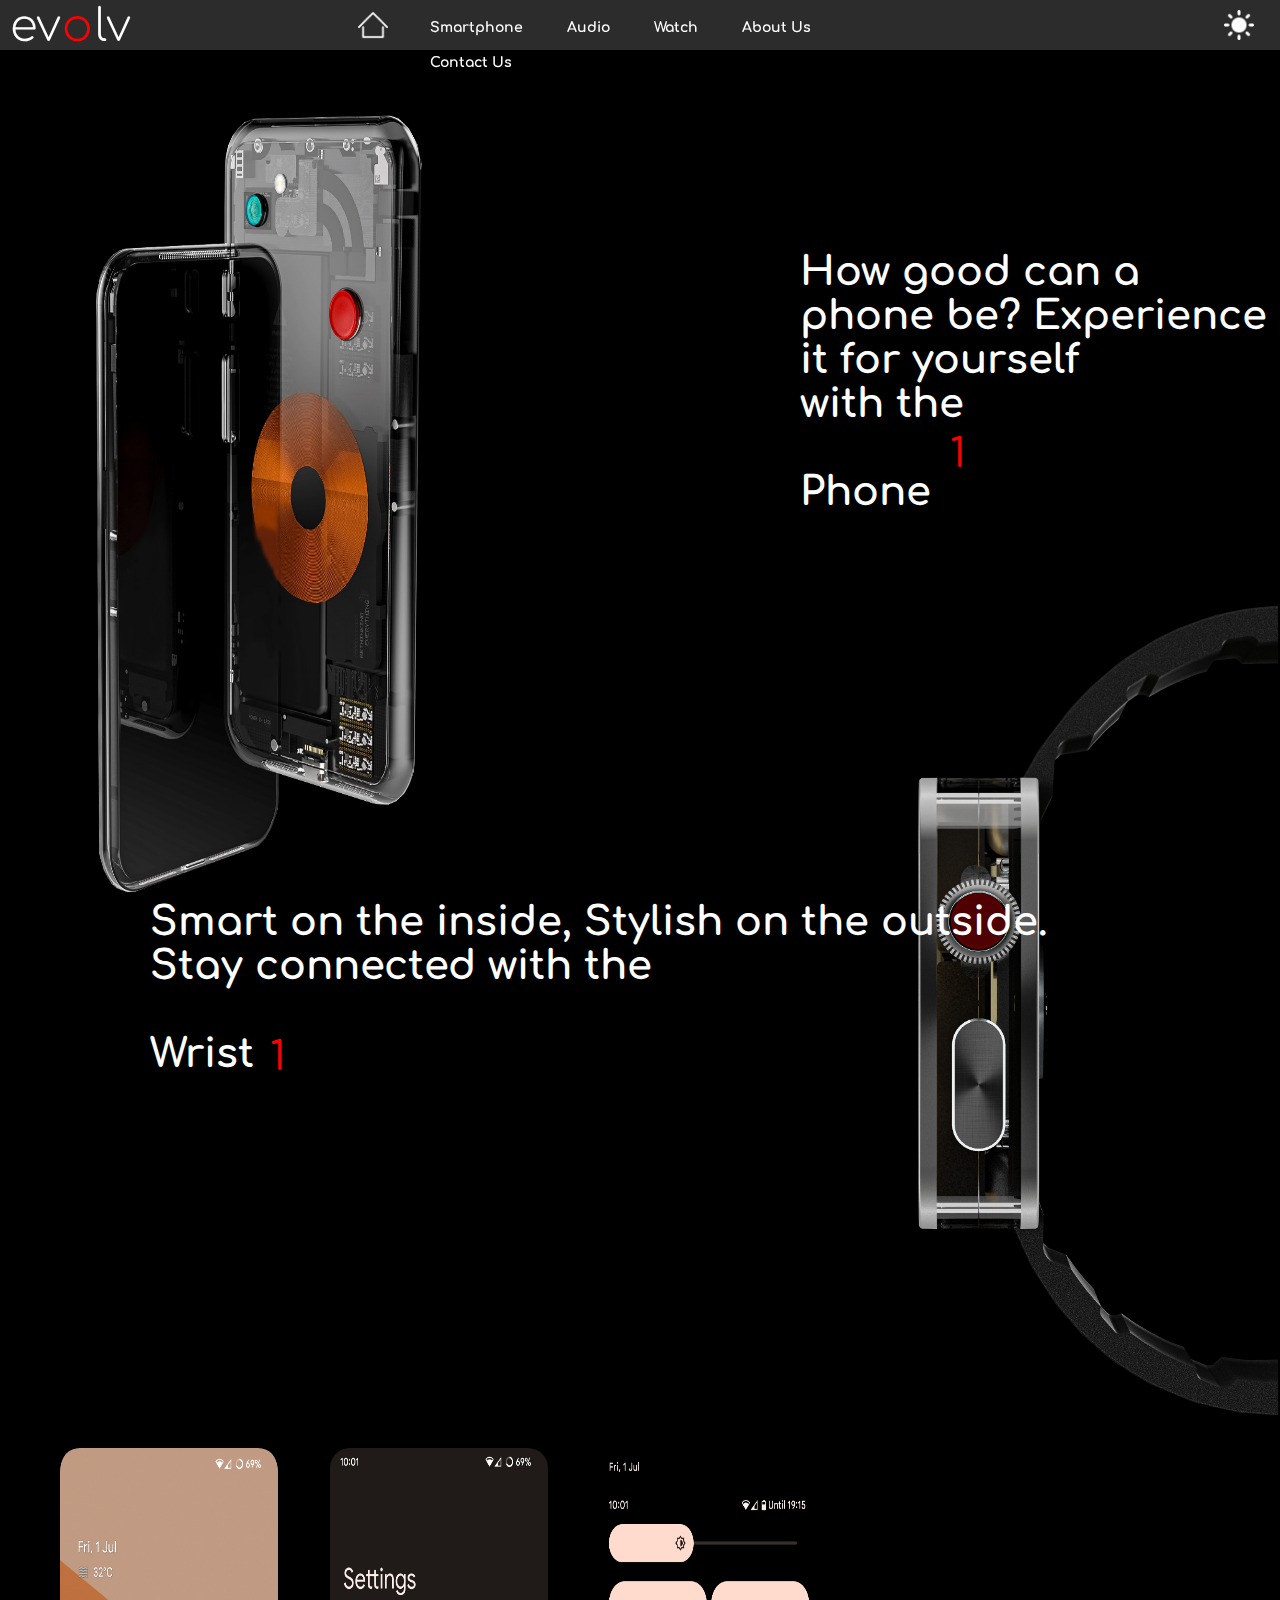
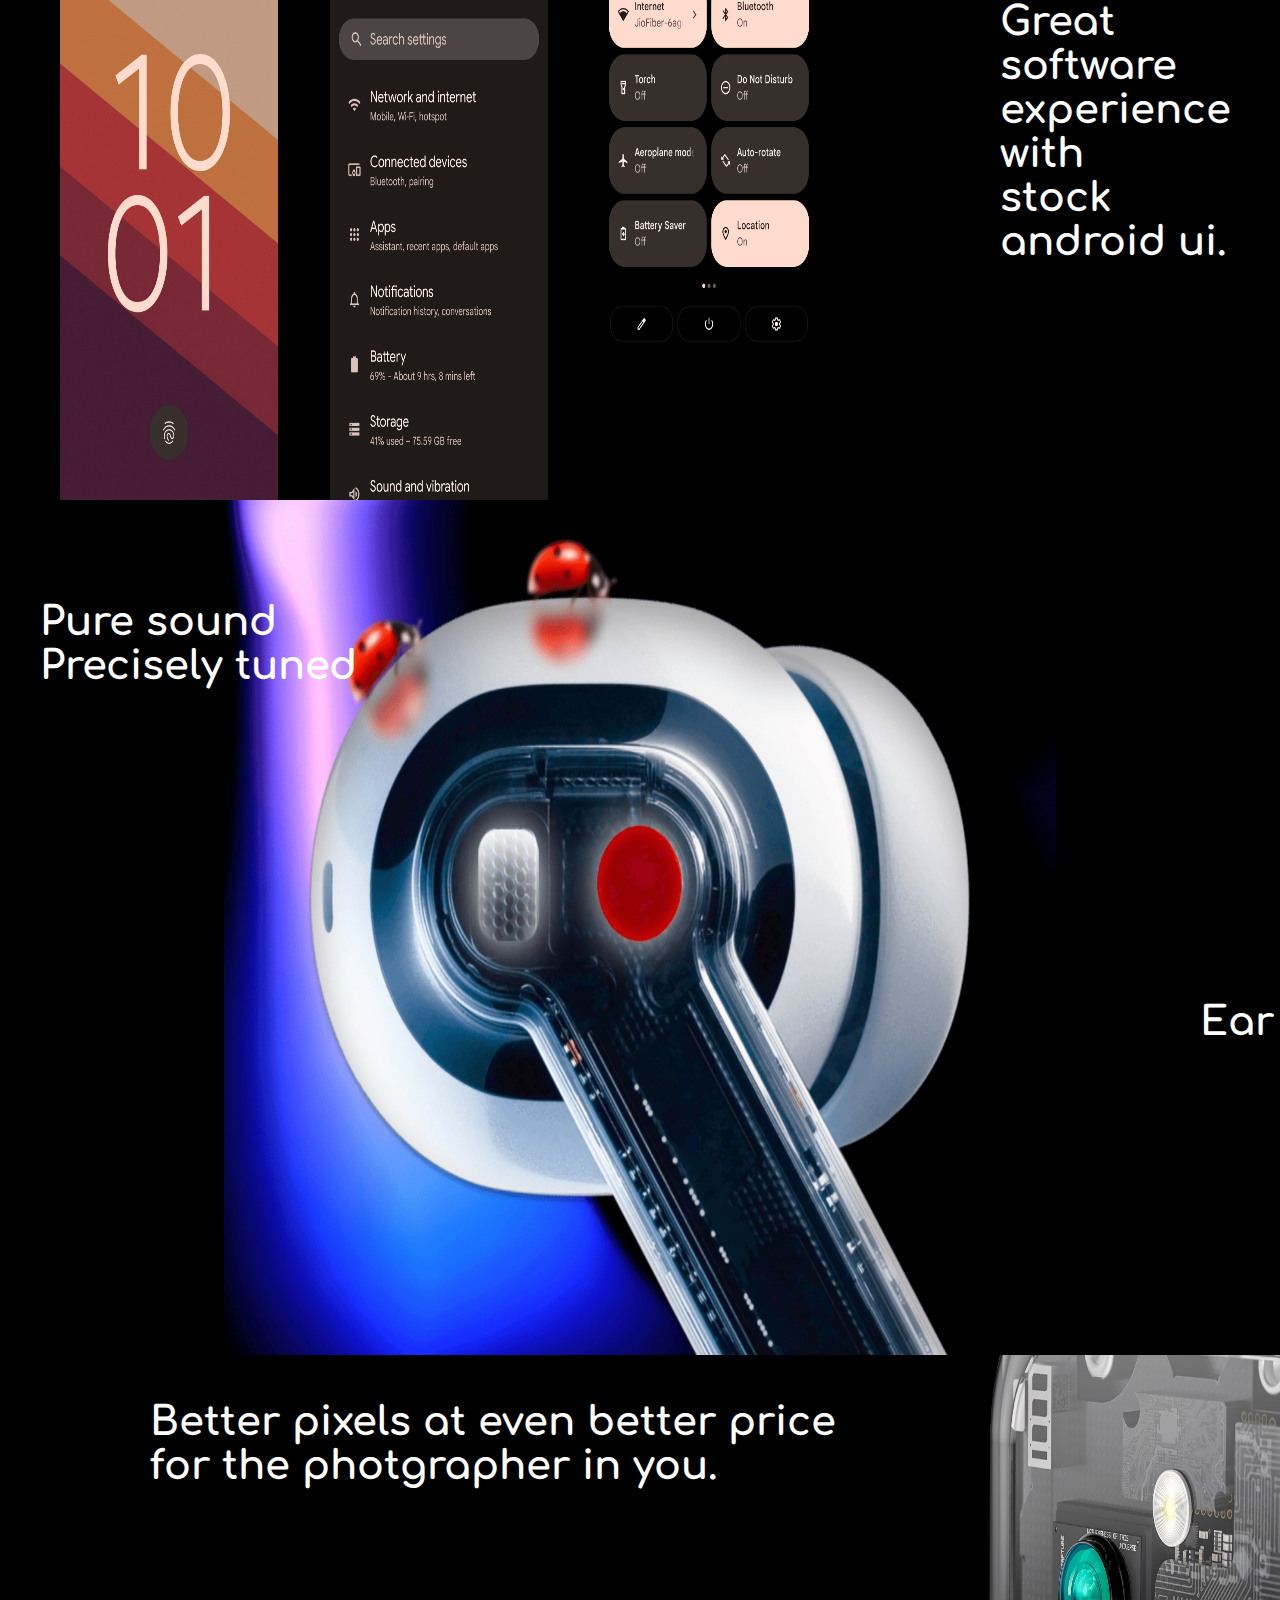
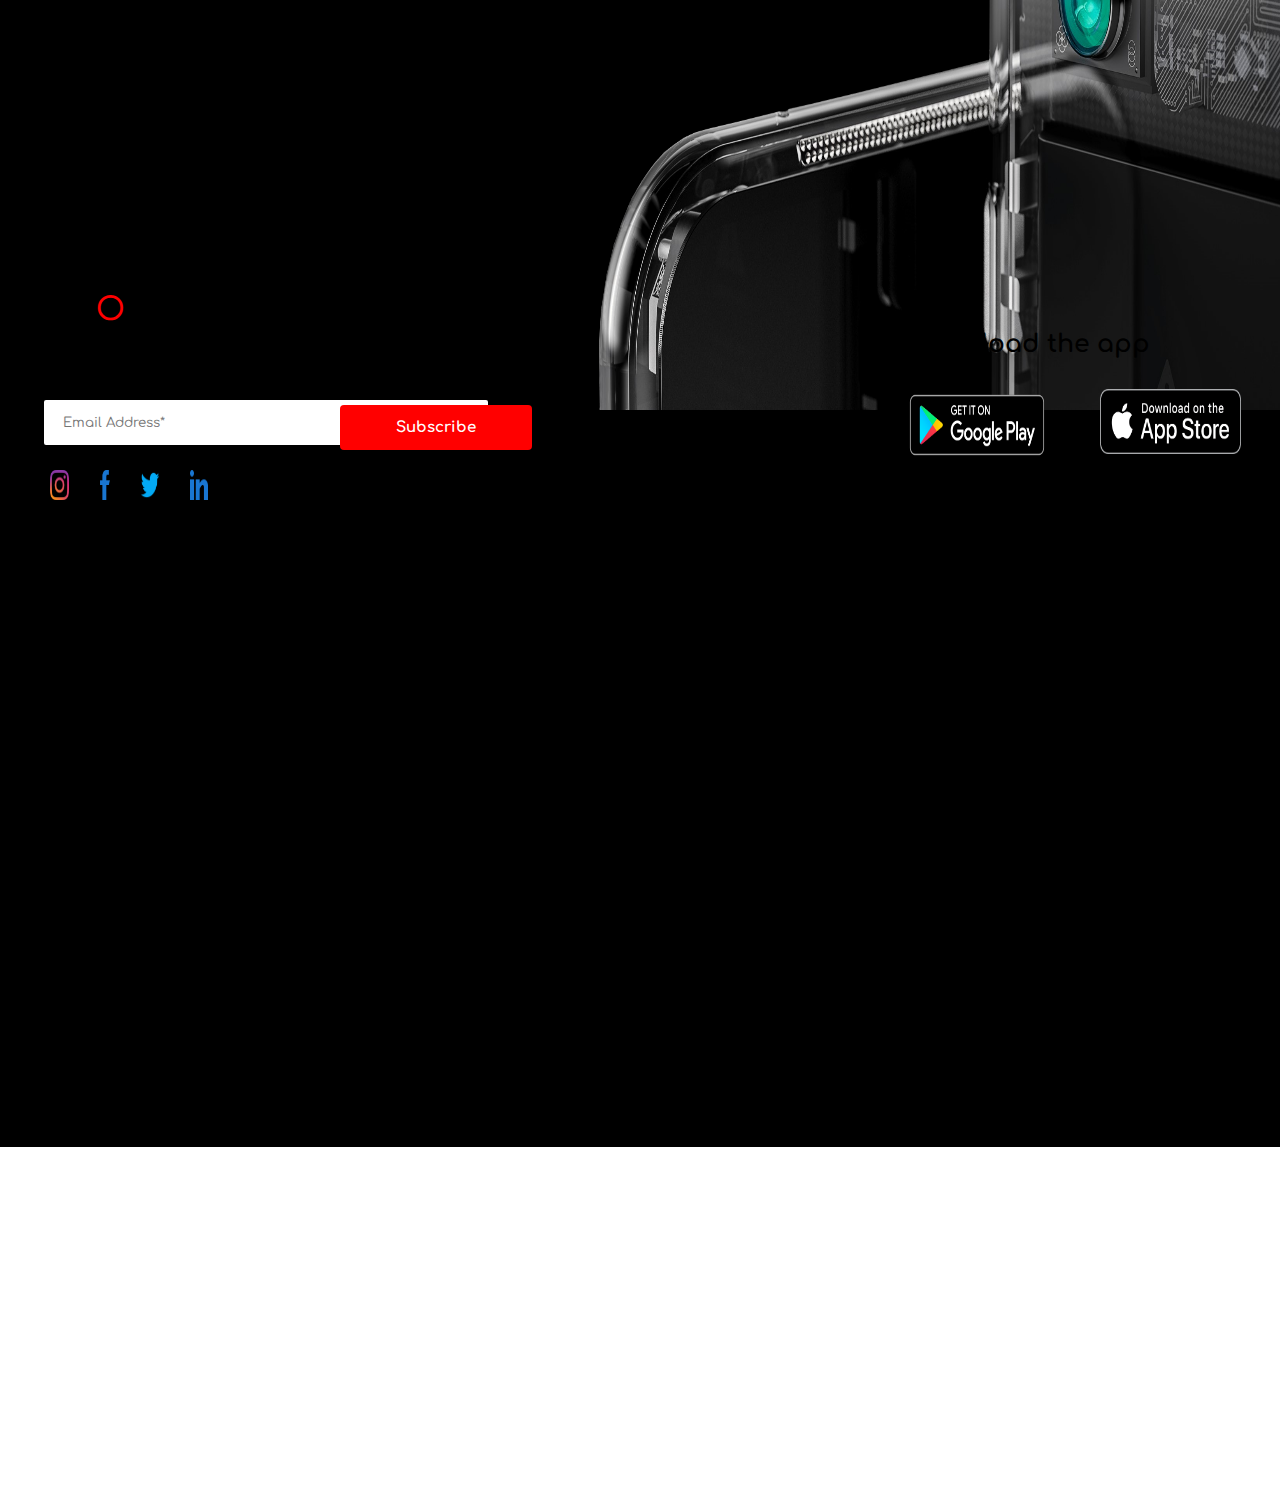
<file: index.html>
<html>
    <head>
        <title>evolv</title>
        <link rel="stylesheet" href="home(css).css">
        <link href="https://fonts.googleapis.com/css2?family=Comfortaa:wght@300&display=swap" rel="stylesheet">
    </head>
    <body>
        <header>
            <a href="index.html"><img src="images/home.png" id="home"></a>
            <img src="images/sun.png" id="icon">
            <div class="logo">
                <h1>ev</h1>
                <h2>o</h2>
                <h3>lv</h3>
           </div>
           <nav>
            <ul>
                <li><a href="Rishik/Products.html" target="_blank">Smartphone</a></li>
                <li><a href="Rishik/Products.html" target="_blank">Audio</a></li>
                <li><a href="Rishik/Products.html" target="_blank">Watch</a></li>
                <li><a href="About-Us/About-Us.html">About Us</a></li>
                <li><a href="">Contact Us</a></li>
            </ul>
        </nav>
        </header>
        <div class="hero"></div>
        <div class="phone">
            <img src="images/phone1.png" class="phone1">
            <img src="images/ui1.png" class="ui1">
            <img src="images/ui2.png" class="ui2">
            <img src="images/ui3.png" class="ui3">
            <img src="images/phone4.png" class="phone4">
            <img src="images/wrist.png" class="wrist">
            <img src="images/buds.jpg" class="buds">
            <div class="info">
                <h1>Great software experience with<br>stock android ui.</h1>
            </div>
           
            <div class="text">
                <h3>How good can a phone be? Experience it for yourself<br>with the<br><br>Phone</h3>
                <p1>1</p1>
                <h4>Smart on the inside, Stylish on the outside.<br>Stay connected with the<br><br>Wrist</h4>
                <p2>1</p2>
                <h5>Pure sound<br>Precisely tuned</h5>
                <h6>Ear</h6>
                <h2>1</h2>
                <h1>Better pixels at even better price<br>for the photgrapher in you.</h1>
            </div>
            <div class="hero2"> </div>
            <div class="email">
                <h2>Subscribe To Email Alerts</h2>
                <input type="text" placeholder=" Email Address*" class="id">
                <button class="subscribe">Subscribe</button>
                <h3>Download the app</h3>
            <div class="logo2">
                <h5>ev</h5>
                <h6>o</h6>
                <h7>lv</h7>
                <a href="https://play.google.com/store/games?utm_source=apac_med&utm_medium=hasem&utm_content=Oct0121&utm_campaign=Evergreen&pcampaignid=MKT-EDR-apac-in-1003227-med-hasem-py-Evergreen-Oct0121-Text_Search_BKWS-BKWS%7CONSEM_kwid_43700065205026415_creativeid_535350509930_device_c&gclid=CjwKCAjwwo-WBhAMEiwAV4dybbW6K2uLOHPx4KV-jLCmibMfhC6Ifr5wHsPuvCO1z4B461suNpnt6RoCvr4QAvD_BwE&gclsrc=aw.ds " target="_blank"><img src="images/playstore.png" class="playstore"></a>
                <a href="https://www.apple.com/in/app-store/" target="_blank"><img src="images/appstore.png" class="appstore"></a>
                <a href="https://www.instagram.com/?hl=en" target="_blank"><img src="images/instagram.png" class="insta"></a>
                <a href="https://www.facebook.com/" target="_blank"><img src="images/facebook.png" class="fb"></a>
                <a href="https://twitter.com/i/flow/login" target="_blank"><img src="images/twitter.png" class="twitter"></a>
                <a href="https://in.linkedin.com/" target="_blank"><img src="images/linkedin.png" class="linkedin"></a>
            </div>

        
    
    <script>
        var icon = document.getElementById("icon");

        icon.onclick = function(){
            document.body.classList.toggle("light-theme")
            if(document.body.classList.contains("light-theme")){
                icon.src = "images/moon.png";
            }else{
                icon.src = "images/sun.png";
            }
        }
    </script>
    
    
    </body>
    </html>
</file>
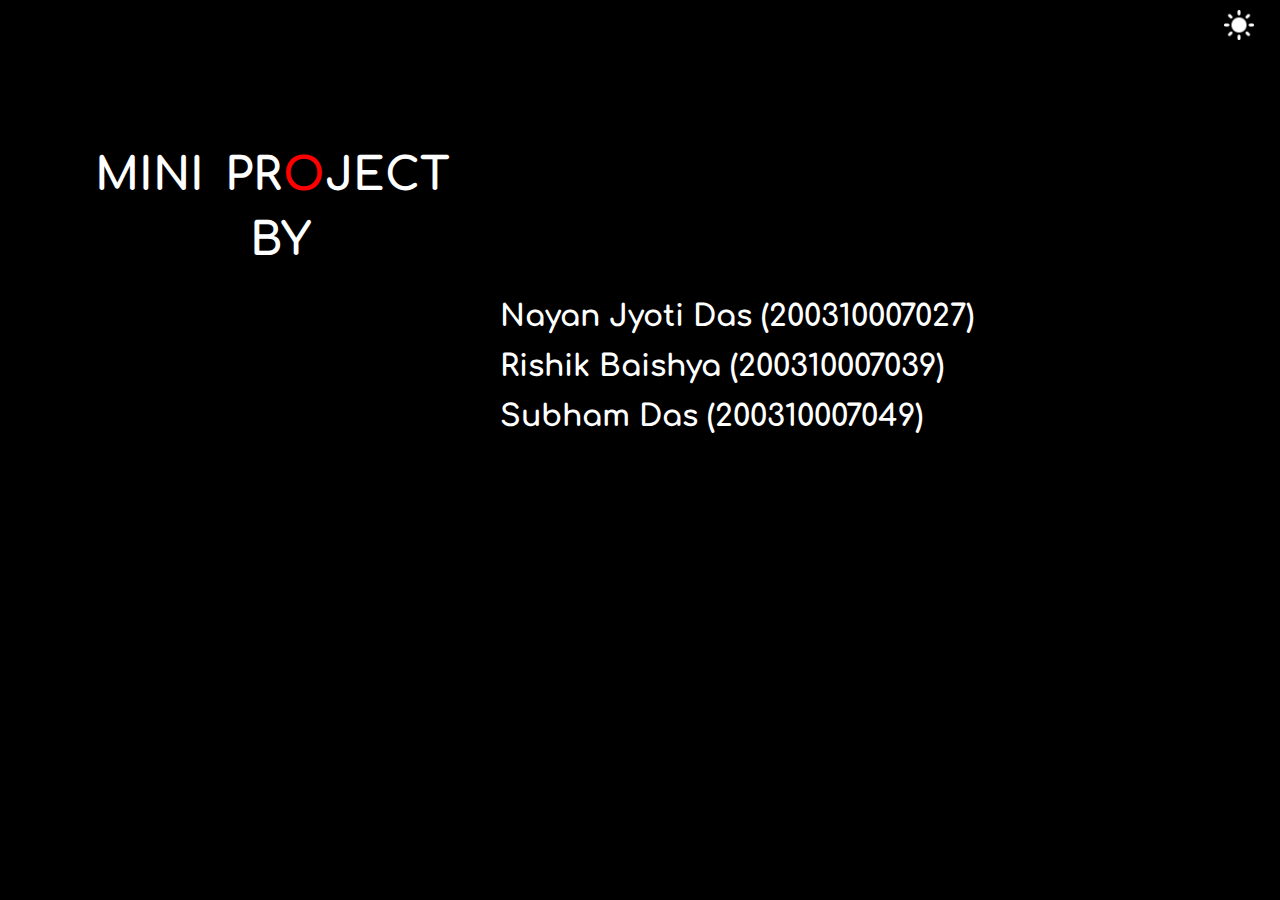
<file: About-Us/About-Us.html>
<html>
    <head>
        <title>About Us</title>
        <link rel="stylesheet" href="About Us(css).css">
        <link href="https://fonts.googleapis.com/css2?family=Comfortaa:wght@300&display=swap" rel="stylesheet">
    </head>
    <body>
            <header>
                <img src="images/sun.png" id="icon">
            </header>
           
               <div class="hero"></div>

               <div class="Project">
               <h1>MINI</h1>
               <h2>PR</h2>
               <h3>O</h3>
               <h4>JECT</h4>
               <h5>BY</h5>
               <h6>Nayan Jyoti Das (200310007027)</h6>
               <h7>Rishik Baishya (200310007039)</h7>
               <h8>Subham Das (200310007049)</h8>
            </div>

            



               <script>
                var icon = document.getElementById("icon");
        
                icon.onclick = function(){
                    document.body.classList.toggle("light-theme")
                    if(document.body.classList.contains("light-theme")){
                        icon.src = "images/moon.png";
                    }else{
                        icon.src = "images/sun.png";
                    }
                }
            </script>


    </body>
</html>
</file>
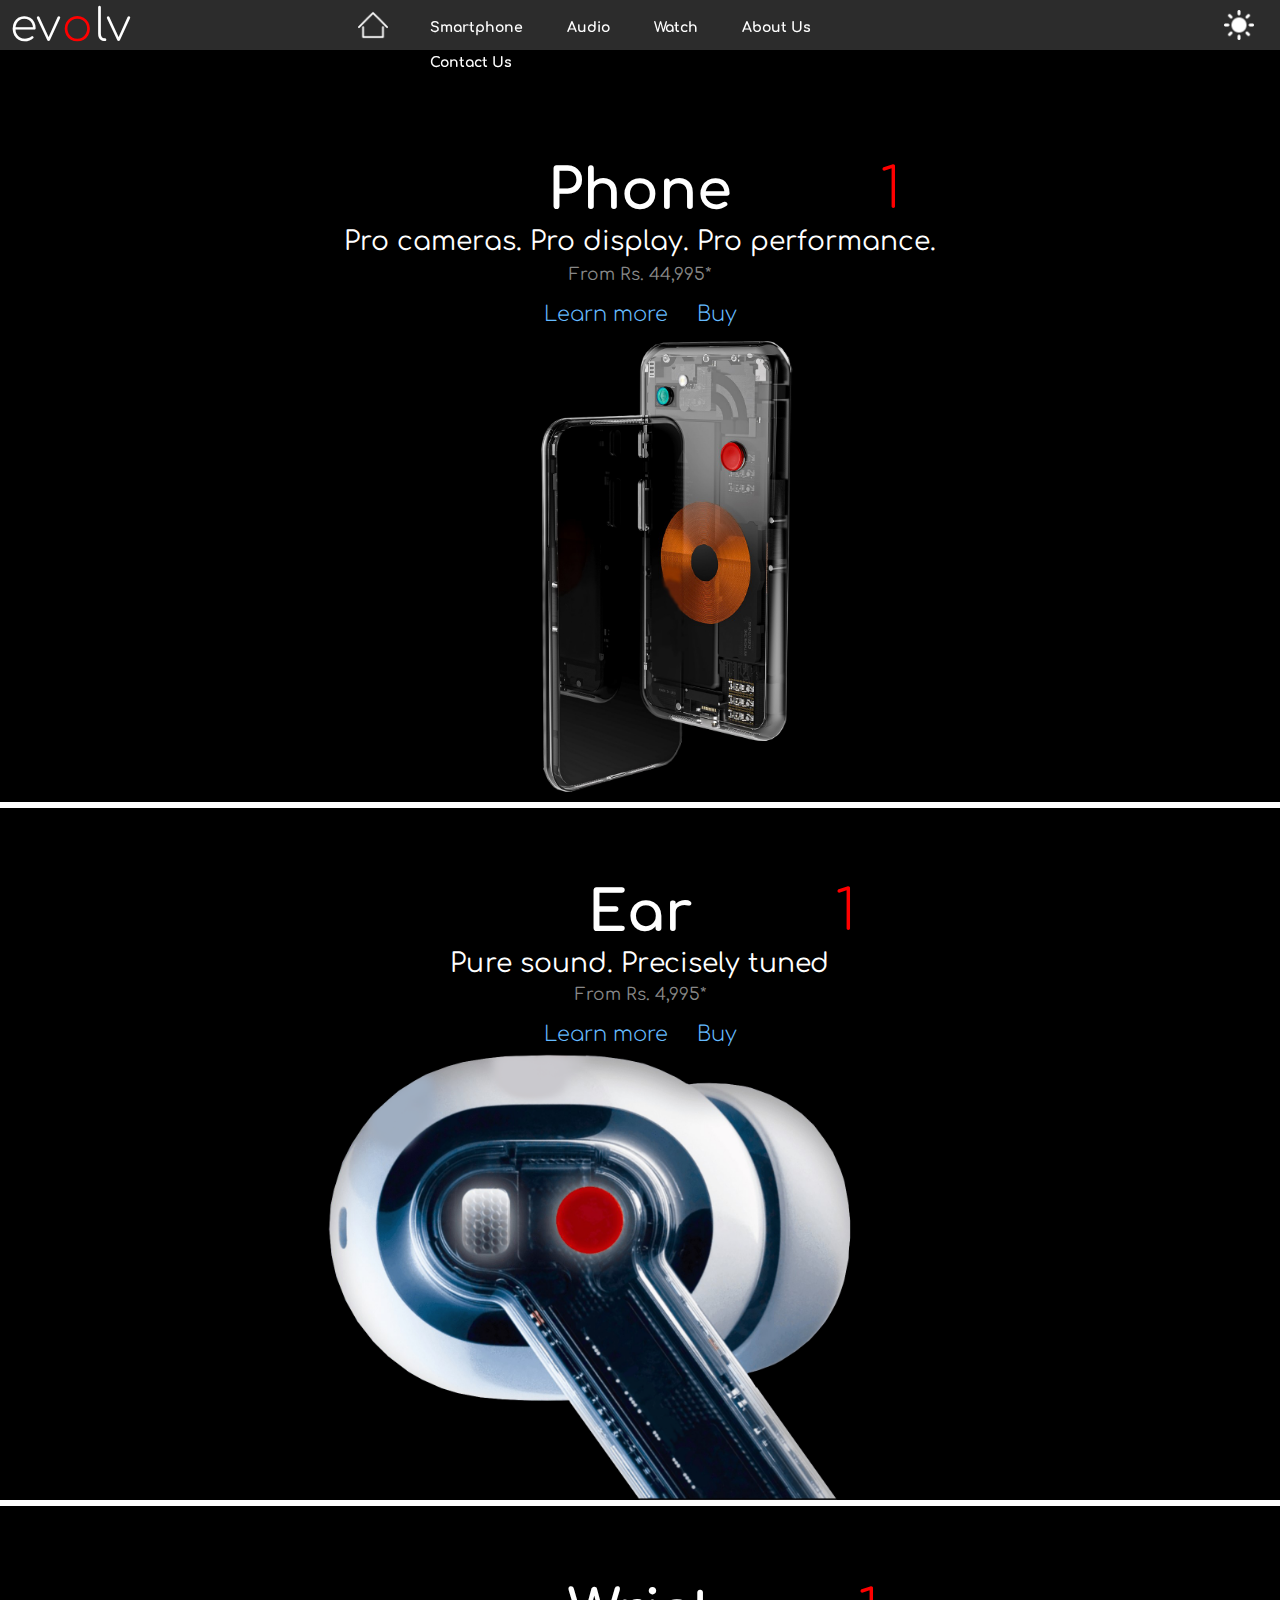
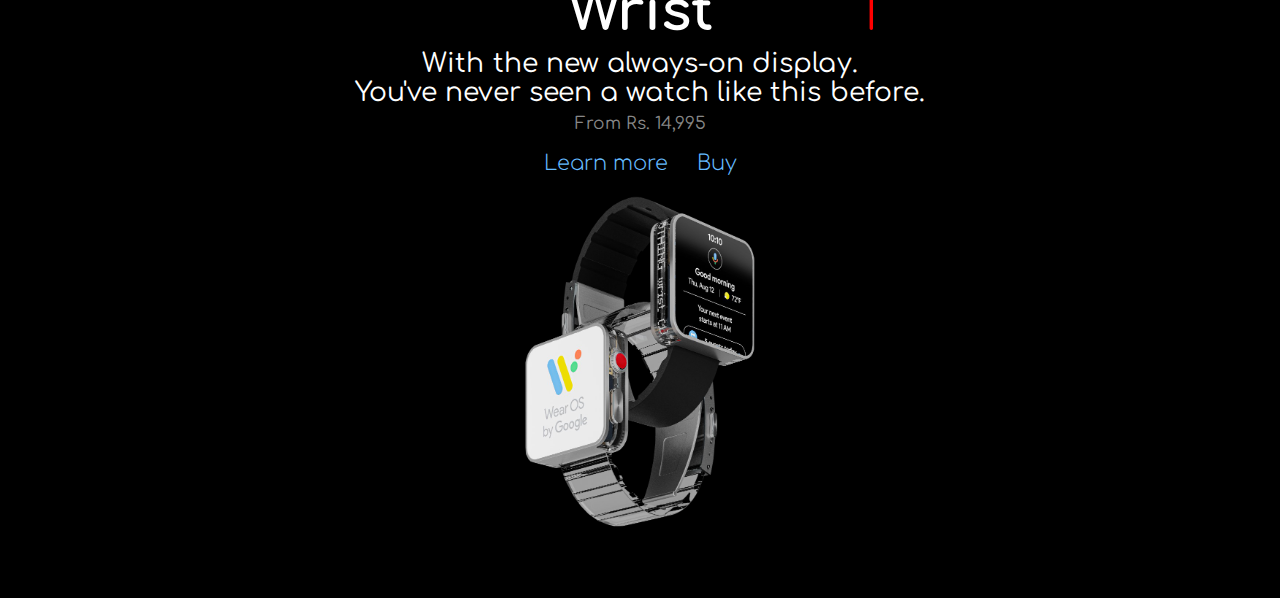
<file: Rishik/Products.html>
<html>
<head>
    <title>Products</title>
    <link rel="stylesheet" href="Products(css).css">
    <link href="https://fonts.googleapis.com/css2?family=Comfortaa:wght@300&display=swap" rel="stylesheet">
</head>
<body>
    <header>
        <a href="../index.html"><img src="images/icons/home.png" id="home"></a>
        <img src="images/icons/sun.png" id="icon">
        <div class="logo">
            <h1>ev</h1>
            <h2>o</h2>
            <h3>lv</h3>
       </div>
       <nav>
        <ul>
            <li><a href="Products.html">Smartphone</a></li>
            <li><a href="Products.html">Audio</a></li>
            <li><a href="Products.html">Watch</a></li>
            <li><a href="../About-Us/About-Us.html" target="_blank">About Us</a></li>
            <li><a href="#">Contact Us</a></li>
        </ul>
    </nav>
    </header>

<section class="hero phone-1">
        <div class="title">
            <h2 class="title-heading1">Phone</h2>
            <h4 class="one1">1</h4>
            <h3 class="title-sub-heading1">Pro cameras. Pro display. Pro performance.</h3>
            <p class="title-price1">From Rs. 44,995*</p>
        </div>
        <div class="cta1">
            <h1 class="cta-link1">Learn more</h1>
            <h2 class="cta-link1">Buy</h2> 
        </div>
</section>

<section class="hero tws-1">
    <div class="container">
        <div class="title title-dark">
            <h2 class="title-heading">Ear</h2>
            <h4 class="one2">1</h4>
            <h3 class="title-sub-heading">Pure sound. Precisely tuned</h3>
            <p class="title-price">From Rs. 4,995*</p>
        </div>
        <div class="cta">
            <h1 class="cta-link">Learn more</h1>
            <h2 class="cta-link">Buy</h2> 
        </div>
    </div>
</section>

<section class="hero watch">
    <div class="container">
        <div class="title title-dark">
            <h2 class="title-heading-watch">Wrist</h2>
            <h4 class="one3">1</h4>
            <h3 class="title-sub-heading">With the new always-on display. <br>
            You've never seen a watch like this before.</h3>
            <p class="title-price">From Rs. 14,995</p>
            
        </div>
        <div class="cta">
            <h1 class="cta-link">Learn more</h1>
            <h2 class="cta-link">Buy</h2> 
        </div>
    </div>
    <script>
        var icon = document.getElementById("icon");

        icon.onclick = function(){
            document.body.classList.toggle("light-theme")
            if(document.body.classList.contains("light-theme")){
                icon.src = "images/icons/moon.png";
            }else{
                icon.src = "images/icons/sun.png";
            }
        }
    </script>
</body>
</html>
</file>
<file: home(css).css>
*{
    margin: 0;
    padding: 0;
    font-family: 'Comfortaa', cursive;
}

:root{
    --primary-color: #000;
    --secondary-color: #fff;
}
.light-theme{
    --primary-color: #fff;
    --secondary-color: #000;
}
header{
    position: fixed;
    top: 0;
    z-index: 1400;
    width: 100%;
    height: 50px;
    background-color: rgba(92, 92, 92, 0.477);
    backdrop-filter: blur(2rem);
}
#home{
    width: 30px;
    cursor: pointer;
    position:fixed;
    top: 10px;
    left: 28%;
}
#home:hover{
    opacity: .7;
    transition:0.5;
}
#icon{
    width: 30px;
    cursor: pointer;
    position:fixed;
    top: 10px;
    right: 2%;
}
nav{
    width: 36%;
    margin: auto;
    padding: 10px 0;
    display: flex;
    align-items: center;
    justify-content: space-between;
    font-weight: bolder;
    font-size: 14px;
}
nav ul li{
    display: inline-block;
    list-style: none;
    margin: 10px 20px;
}
nav ul li a{
    text-decoration: none;
    color: var(--secondary-color);
    cursor: pointer;
}
nav ul li a:hover{
    color:red;
    transition: 0.5s;
}
.hero{
    height: 483vh;
    width: 100%;
    background: var(--primary-color);
    position: relative; 
}
.hero2{
    height: 40vh;
    width: 100%;
    background: var(--secondary-color);
    position: relative; 
}
.logo h1{
    font-size: 45px;
    color: var(--secondary-color);
    position: absolute;
    top: 1px;
    left: 10px; 
    font-weight: lighter;
}
.logo h2{
    font-size: 45px;
    color: red;
    position: absolute;
    top: 1px;
    left: 62px;
    font-weight: lighter;
}
.logo h3{
    font-size: 45px;
    color: var(--secondary-color);
    position: absolute;
    top: 1px;
    left: 95px; 
    font-weight: lighter;
}
.phone1{
    width: 27%;
    height: 90%;
    position: absolute;
    bottom: -10px;
    right: 850px;
    transition: bottom 1s;   
}
.phone1:hover{
    bottom: 40px;
}
.ui1{
    width: 17%;
    height: 75%;
    border-radius: 20px;
    position: absolute;
    bottom: -1223px;
    left: 60px;
    transition: bottom 1s;     
}
.ui1:hover{
    bottom: -1183px;
}
.ui2{
    width: 17%;
    height: 75%;
    border-radius: 20px;
    position: absolute;
    bottom: -1223px;
    left: 330px;
    transition: bottom 1s; 
}
.ui2:hover{
    bottom: -1183px;
}
.ui3{
    width: 17%;
    height: 75%;
    border-radius: 20px;
    position: absolute;
    bottom: -1223px;
    left: 600px;
    transition: bottom 1s; 
}
.ui3:hover{
    bottom: -1183px;
}
.phone4{
    width: 70%;
    height: 90%;
    position: absolute;
    top: 2800px;
    left: 450px;
}
.wrist{
    position: absolute;
    top: 600px;
    right: 1px;
    transition: right 1s;
}
.wrist:hover{
    right: 41px;
}
.buds{
    width:100%;
    height: 95%;
    position: absolute;
    top:2100px;
}
.logo2 h5{
    font-size: 45px;
    color: var(--primary-color);
    position: absolute;
    top: 3480px;
    left: 43px;
    font-weight: lighter;
}
.logo2 h6{
    font-size: 45px;
    position: absolute;
    top: 3480px;
    left: 95px;
    color: red;
    font-weight: lighter;
}
.logo2 h7{
    font-size: 45px;
    color: var(--primary-color);
    position: absolute;
    top: 3480px;
    left: 128px;
}
.info{
    margin-left:8%;
    margin-right: 15%
}
.info h1{
    font-size: 40px;
    color: var(--secondary-color);
    margin-bottom: 20px;
    position: absolute;
    top: 1600px;
    left: 1000px;
}
.email h2{
    font-size: 18px;
    color: var(--primary-color);
    position: absolute;
    top: 3560px;
    left: 43px;
}
.email h3{
    font-size: 25px;
    color: var(--primary-color);
    position: absolute;
    top: 3530px;
    left: 910px; 
}
.id{
    width:35%;  
    position: absolute;
    top: 3598px;
    left: 42px;
    border:2px solid var(--primary-color);
    border-radius: 4px;
    padding: 15px;
}
.subscribe{
    width: 15%;
    height: 5%; 
    position: absolute;
    top: 3605px;
    left: 340px;
    border-radius: 4px;
    font-size: 15px;
    font-weight:bolder;
    color: var(--secondary-color);
    background-color:red;
    border:red;
    cursor: pointer;
}
.text h3{
    font-size: 40px;
    color: var(--secondary-color);
    position: absolute;
    top: 250px;
    left: 800px;
}
.text p1{
    font-size: 40px;
    color:red;
    position: absolute;
    top: 432px;
    left: 950px;
}
.text h4{
    font-size: 40px;
    color: var(--secondary-color);
    position: absolute;
    top: 900px;
    left: 150px;
}
.text p2{
    font-size: 40px;
    color:red;
    position: absolute;
    top: 1035px;
    left: 270px;
}
.text h5{
    font-size: 40px;
    color: #fff;
    position: absolute;
    top: 2200px;
    left: 40px;  
}
.text h6{
    font-size: 40px;
    color:#fff;
    position: absolute;
    top: 2600px;
    left: 1200px;
}
.text h2{
    font-size: 40px;
    color:red;
    position: absolute;
    top: 2600px;
    left: 1290px;
    font-weight: lighter;
}
.text h1{
    font-size: 40px;
    color: var(--secondary-color);
    position: absolute;
    top: 3000px;
    left: 150px;
}
.playstore{
    width: 12%;
    height: 10%;
    position: absolute;
    top: 3580px;
    left: 900px; 
    cursor: pointer;
}
.appstore{
    width: 11%;
    height: 7.2%;
    position: absolute;
    top: 3589px;
    left: 1100px;
    cursor: pointer;
}
.insta{
    width: 1.5%;
    height: 3.3%;
    position: absolute;
    top: 3670px;
    left: 50px;
    cursor: pointer;
}
.fb{
    width: .8%;
    height: 3.3%;
    position: absolute;
    top: 3670px;
    left: 100px;
    cursor: pointer;
}
.twitter{
    width: 1.4%;
    height: 3.3%;
    position: absolute;
    top: 3670px;
    left: 141px;
    cursor: pointer;
}
.linkedin{
    width: 1.4%;
    height: 3.3%;
    position: absolute;
    top: 3670px;
    left: 190px;
    cursor: pointer;
}
</file>
<file: About-Us/About Us(css).css>
*{
    margin: 0;
    padding: 0;
    font-family: 'Comfortaa', cursive;
}
:root{
    --primary-color: #000;
    --secondary-color: #fff;
}
.light-theme{
    --primary-color: #fff;
    --secondary-color: #000;
}
header{
    position: fixed;
    top: 0;
    z-index: 1400;
    width: 100%;
    height: 50px;
    background-color: var(--primary-color);
}
.hero{
    height: 100vh;
    width: 100%;
    background: var(--primary-color);
    position: relative; 
}
#icon{
    width: 30px;
    cursor: pointer;
    position:fixed;
    top: 10px;
    right: 2%;
}
.Project h1{
    font-size: 45px;
    color: var(--secondary-color);
    position: absolute;
    top: 150px;
    left: 95px; 
}
.Project h2{
    font-size: 45px;
    color: var(--secondary-color);
    position: absolute;
    top: 150px;
    left: 225px; 
}
.Project h3{
    font-size: 45px;
    color:red;
    position: absolute;
    top: 150px;
    left: 283px; 
}
.Project h4{
    font-size: 45px;
    color: var(--secondary-color);
    position: absolute;
    top: 150px;
    left: 325px; 
}
.Project h5{
    font-size: 45px;
    color: var(--secondary-color);
    position: absolute;
    top: 215px;
    left: 250px; 
}
.Project h6{
    font-size: 30px;
    color: var(--secondary-color);
    position: absolute;
    top: 300px;
    left: 500px;
    cursor: pointer; 
}
.Project h6:hover{
    color:red;
    transition: 1s;
}
.Project h7{
    font-size: 30px;
    color: var(--secondary-color);
    position: absolute;
    top: 350px;
    left: 500px; 
    font-weight: bolder;
    cursor: pointer;
}
.Project h7:hover{
    color:red;
    transition: 1s;
}

.Project h8{
    font-size: 30px;
    color: var(--secondary-color);
    position: absolute;
    top: 400px;
    left: 500px; 
    font-weight: bolder;
    cursor: pointer;
}
.Project h8:hover{
    color:red;
    transition: 1s;
}
</file>
<file: Rishik/Products(css).css>
*{
    margin: 0;
    padding: 0;
}

:root{
    --primary-color: black;
    --secondary-color: white;
}

.light-theme{
    --primary-color: white;
    --secondary-color: black;
}

html{
    font-size: 10px;
    font-family: 'Comfortaa', comfortaa light;
}


header{
    position: fixed;
    top: 0;
    z-index: 1400;
    width: 100%;
    height: 50px;
    background-color: rgba(92, 92, 92, 0.477);
    backdrop-filter: blur(2rem);
}
#home{
    width: 30px;
    cursor: pointer;
    position:fixed;
    top: 10px;
    left: 28%;
}
#home:hover{
    opacity: .7;
    transition: 0.5s;
}
#icon{
    width: 30px;
    cursor: pointer;
    position:fixed;
    top: 10px;
    right: 2%;
}
nav{
    width: 36%;
    margin: auto;
    padding: 10px 0;
    display: flex;
    align-items: center;
    justify-content: space-between;
    font-weight: bolder;
    font-size: 14px;
}
nav ul li{
    display: inline-block;
    list-style: none;
    margin: 10px 20px;
}
nav ul li a{
    text-decoration: none;
    color: var(--secondary-color);
    cursor: pointer;
}
nav ul li a:hover{
    color:red;
    transition: 0.5s;
}
.logo h1{
    font-size: 45px;
    color: var(--secondary-color);
    position: absolute;
    top: 1px;
    left: 10px; 
    font-weight: lighter;
}
.logo h2{
    font-size: 45px;
    color: red;
    position: absolute;
    top: 1px;
    left: 62px;
    font-weight: lighter;
}
.logo h3{
    font-size: 45px;
    color: var(--secondary-color);
    position: absolute;
    top: 1px;
    left: 95px; 
    font-weight: lighter;
}
.phone-1{
    background: url("images/hero/phone1.png");
    background-color: var(--primary-color);
    
 }

 .hero{
    height: 80.2rem;
    background-size: auto 70.7rem;
    background-position: center;
    background-repeat: no-repeat;
    border-bottom: .6rem solid var(--secondary-color);
 }

 .phone-1{
    border-top: none;
    background-size: auto 47rem;
    background-position: bottom;
 }

 .title{
    color: var(--secondary-color);
    text-align: center;
    padding-top: 7.5rem;
 }

 .title-heading{
    font-size: 5.6rem;
    line-height: 1.07143;
    letter-spacing: -.005rem;
 }

 .title-sub-heading{
    font-size: 2.65rem;
    margin-top: .6rem;
    letter-spacing: .008rem;
    font-weight: 400;
 }

 .title-price{
    font-size: 1.7rem;
    color: #888;
    margin-top: .68rem;
 }

 .cta{
    text-align: center;
    margin-top: 1.8rem;
 }

 .cta-link{
    color: #66bbff;
    font-size: 2.1rem;
    display: inline-block;
    font-weight: lighter;
    cursor: pointer;
 }

 .cta-link:nth-child(2){
    margin-left: 2.6rem;
 }

.cta-link:hover{
    border-bottom: 2px solid #66bbff;
}

/*tws section*/

.tws-1{
    background: url("images/hero/banner\ edit\ png.png") ;
    background-color: var(--primary-color);
    background-repeat: no-repeat;
    height: 69.2rem;
    background-size: auto 45rem;
    background-position: bottom;
}

.watch{
    background: url("images/hero/wrist.png") ;
    background-color: var(--primary-color);
    background-repeat: no-repeat;
    height: 69.2rem;
    background-size: auto 47rem;
    background-position: bottom;
}

.title-heading-watch{
    font-size: 5.6rem;
   }
.one1{
    font-size: 5.6rem;
    line-height: 1.07143;
    letter-spacing: -.005rem;
    color:red;
    position: absolute;
    top: 160px;
    left: 880px;
    font-weight: lighter;
}
.one2{
    font-size: 5.6rem;
    line-height: 1.07143;
    letter-spacing: -.005rem;
    color:red;
    position: absolute;
    top: 882px;
    left: 835px;
    font-weight: lighter;
}
.one3{
    font-size: 5.6rem;
    line-height: 1.07143;
    letter-spacing: -.005rem;
    color:red;
    position: absolute;
    top: 1582px;
    left: 858px;
    font-weight: lighter;
}
.title{
    color: var(--secondary-color);
    text-align: center;
    padding-top: 7.5rem;
 }

 .title-heading1{
    font-size: 5.6rem;
    line-height: 1.07143;
    letter-spacing: -.005rem;
    margin-top: 8.6rem;
 }

 .title-sub-heading1{
    font-size: 2.65rem;
    margin-top: .6rem;
    letter-spacing: .008rem;
    font-weight: 400;
 }

 .title-price1{
    font-size: 1.7rem;
    color: #888;
    margin-top: .88rem;
 }
 .cta1{
    text-align: center;
    margin-top: 1.8rem;
 }

 .cta-link1{
    color: #66bbff;
    font-size: 2.1rem;
    display: inline-block;
    font-weight: lighter;
    cursor: pointer;
 }
 .cta-link1:nth-child(2){
    margin-left: 2.6rem;
 }

.cta-link1:hover{
    border-bottom: 2px solid #66bbff;
}
</file>
